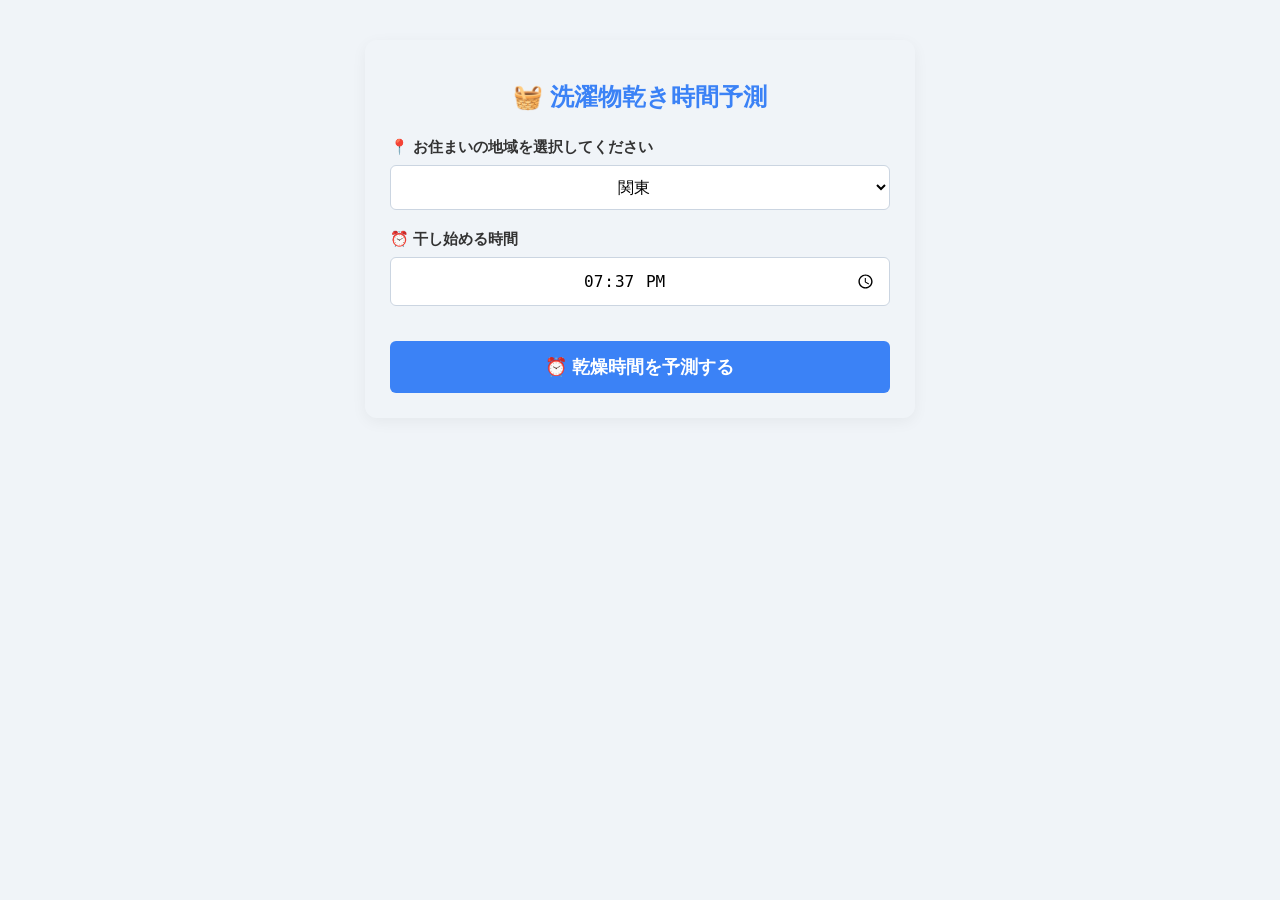
<file: index-kairi.html>
<!DOCTYPE html>
<html lang="ja">
<head>
    <meta charset="UTF-8">
    <meta name="viewport" content="width=device-width, initial-scale=1.0">
    <title>洗濯物乾き時間予測AI</title>
    <style>
        body { font-family: 'Helvetica Neue', Arial, sans-serif; background-color: #f0f4f8; color: #333; max-width: 500px; margin: 40px auto; padding: 25px; border-radius: 12px; box-shadow: 0 4px 15px rgba(0,0,0,0.05); }
        h1 { text-align: center; color: #3b82f6; margin-bottom: 25px; font-size: 24px; }
        .form-group { margin-bottom: 20px; }
        label { display: block; margin-bottom: 8px; font-weight: bold; font-size: 15px; }
        select, input[type="time"] { width: 100%; padding: 12px; box-sizing: border-box; border: 1px solid #cbd5e1; border-radius: 6px; font-size: 16px; background-color: white; text-align: center; }
        select:focus, input[type="time"]:focus { outline: none; border-color: #3b82f6; box-shadow: 0 0 0 3px rgba(59, 130, 246, 0.1); }
        button { width: 100%; padding: 14px; background-color: #3b82f6; color: white; border: none; border-radius: 6px; font-size: 18px; font-weight: bold; cursor: pointer; margin-top: 15px; transition: background 0.2s; }
        button:hover { background-color: #2563eb; }
        .result-box { display: none; margin-top: 25px; padding: 20px; background-color: #eff6ff; border-left: 5px solid #3b82f6; border-radius: 6px; animation: fadeIn 0.3s ease-in-out; }
        .weather-info { font-size: 13px; color: #64748b; background-color: #f8fafc; padding: 8px; border-radius: 4px; margin-bottom: 15px; border: 1px dashed #e2e8f0; }
        .advise-box { font-weight: bold; font-size: 16px; margin-bottom: 8px; }
        .time-box { font-size: 18px; color: #1e3a8a; }
        @keyframes fadeIn { from { opacity: 0; transform: translateY(10px); } to { opacity: 1; transform: translateY(0); } }
    </style>
</head>
<body>

    <h1>🧺 洗濯物乾き時間予測</h1>
    
    <div class="form-group">
        <label for="region">📍 お住まいの地域を選択してください</label>
        <select id="region">
            <option value="北海道">北海道</option>
            <option value="東北">東北</option>
            <option value="関東" selected>関東</option>
            <option value="中部">中部</option>
            <option value="北陸">北陸</option>
            <option value="近畿">近畿</option>
            <option value="中国">中国</option>
            <option value="四国">四国</option>
            <option value="九州">九州</option>
            <option value="沖縄">沖縄</option>
        </select>
    </div>

    <div class="form-group">
        <label for="dryTime">⏰ 干し始める時間</label>
        <input type="time" id="dryTime">
    </div>

    <button onclick="predictLaundry()">⏰ 乾燥時間を予測する</button>

    <div id="resultBox" class="result-box">
        <h3>✨ AIの予測結果</h3>
        <div id="weatherInfo" class="weather-info"></div>
        <div id="adviseText" class="advise-box"></div>
        <div id="resultText" class="time-box"></div>
    </div>

    <script>
        const realTimeWeather = {
            "北海道": { temp: 15.0, humidity: 55, wind: 3.5, sun: 0.4, effect: 40 },
            "東北":   { temp: 18.0, humidity: 60, wind: 2.0, sun: 0.5, effect: 30 },
            "関東":   { temp: 24.5, humidity: 45, wind: 2.5, sun: 0.8, effect: 0 },
            "中部":   { temp: 22.0, humidity: 50, wind: 1.8, sun: 0.6, effect: 5 },
            "北陸":   { temp: 19.5, humidity: 65, wind: 2.8, sun: 0.4, effect: 35 },
            "近畿":   { temp: 24.0, humidity: 48, wind: 2.2, sun: 0.7, effect: 0 },
            "中国":   { temp: 23.0, humidity: 52, wind: 1.5, sun: 0.6, effect: 10 },
            "四国":   { temp: 23.5, humidity: 55, wind: 1.7, sun: 0.6, effect: 10 },
            "九州":   { temp: 26.0, humidity: 50, wind: 3.0, sun: 0.8, effect: -10 },
            "沖縄":   { temp: 28.0, humidity: 75, wind: 4.0, sun: 0.9, effect: 15 }
        };

        // 🌟 ページを開いた瞬間に、今の時間を自動で入力欄にセットする処理
        window.onload = function() {
            const now = new Date();
            const currentHour = String(now.getHours()).padStart(2, '0');
            const currentMin = String(now.getMinutes()).padStart(2, '0');
            document.getElementById("dryTime").value = `${currentHour}:${currentMin}`;
        };

        function predictLaundry() {
            const region = document.getElementById("region").value;
            const inputTime = document.getElementById("dryTime").value;

            if (!inputTime) {
                alert("時間を入力してください！");
                return;
            }

            const weather = realTimeWeather[region];
            const temp = weather.temp;
            const humidity = weather.humidity;
            const wind = weather.wind;
            const sun = weather.sun;
            const regionEffect = weather.effect;

            const baseTime = 300;
            const timeByTemp = (temp - 20) * -8.0;
            const timeByHumidity = (humidity - 50) * 4.0;
            const timeByWind = (wind - 2.0) * -20.0;
            const timeBySun = (sun - 0.5) * -100.0;

            let predMinutes = baseTime + timeByTemp + timeByHumidity + timeByWind + timeBySun + regionEffect;
            if (predMinutes < 30) predMinutes = 30;

            // 🌟 ユーザーが指定した時間をもとに、未来の仕上がり時刻を計算する
            const [hoursInput, minutesInput] = inputTime.split(":").map(Number);
            const finishTime = new Date();
            finishTime.setHours(hoursInput);
            finishTime.setMinutes(minutesInput + predMinutes);

            const hoursResult = Math.floor(predMinutes / 60);
            const minutesResult = Math.floor(predMinutes % 60);

            document.getElementById("weatherInfo").innerHTML = 
                `📊 <b>現在の気象データ（自動取得）</b><br>気温: ${temp}℃ / 湿度: ${humidity}% / 風速: ${wind}m/s`;

            const adviseTextDiv = document.getElementById("adviseText");
            if (humidity >= 70) {
                adviseTextDiv.innerText = "❌ 湿度が高すぎます！【部屋干し】にしましょう。";
                adviseTextDiv.style.color = "#ef4444";
            } else {
                adviseTextDiv.innerText = "☀️ 【外干し】がおすすめです！";
                adviseTextDiv.style.color = "#10b981";
            }

            const finishHour = String(finishTime.getHours()).padStart(2, '0');
            const finishMin = String(finishTime.getMinutes()).padStart(2, '0');
            document.getElementById("resultText").innerHTML = `約 <b>${hoursResult}時間 ${minutesResult}分後</b>（<b>${finishHour}時${finishMin}分</b> 頃）に乾きます！`;

            document.getElementById("resultBox").style.display = "block";
        }
    </script>
</body>
</html>
</file>
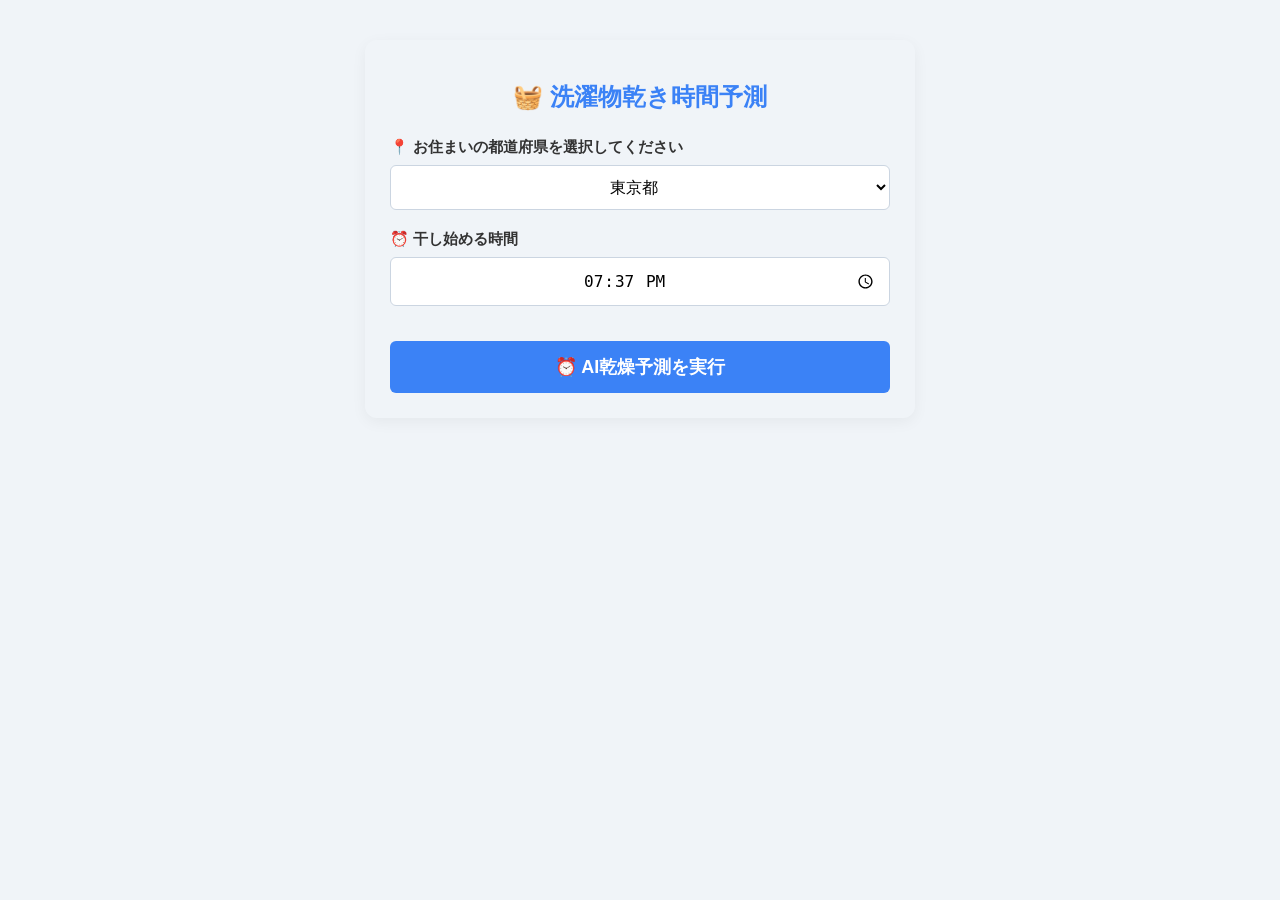
<file: preindex-kairi.html>
<!DOCTYPE html>
<html lang="ja">
<head>
    <meta charset="UTF-8">
    <meta name="viewport" content="width=device-width, initial-scale=1.0">
    <title>洗濯物乾き時間予測AI</title>
    <style>
        body { font-family: 'Helvetica Neue', Arial, sans-serif; background-color: #f0f4f8; color: #333; max-width: 500px; margin: 40px auto; padding: 25px; border-radius: 12px; box-shadow: 0 4px 15px rgba(0,0,0,0.05); }
        h1 { text-align: center; color: #3b82f6; margin-bottom: 25px; font-size: 24px; }
        .form-group { margin-bottom: 20px; }
        label { display: block; margin-bottom: 8px; font-weight: bold; font-size: 15px; }
        
        select, input[type="time"] { 
            width: 100%; 
            padding: 12px; 
            box-sizing: border-box; 
            border: 1px solid #cbd5e1; 
            border-radius: 6px; 
            font-size: 16px; 
            background-color: white; 
            text-align: center; 
            
        }
        
        select:focus, input[type="time"]:focus { outline: none; border-color: #3b82f6; box-shadow: 0 0 0 3px rgba(59, 130, 246, 0.1); }
        button { width: 100%; padding: 14px; background-color: #3b82f6; color: white; border: none; border-radius: 6px; font-size: 18px; font-weight: bold; cursor: pointer; margin-top: 15px; transition: background 0.2s; }
        button:hover { background-color: #2563eb; }
        .result-box { display: none; margin-top: 25px; padding: 20px; background-color: #eff6ff; border-left: 5px solid #3b82f6; border-radius: 6px; animation: fadeIn 0.3s ease-in-out; }
        .weather-info { font-size: 13px; color: #64748b; background-color: #f8fafc; padding: 8px; border-radius: 4px; margin-bottom: 15px; border: 1px dashed #e2e8f0; }
        .advise-box { font-weight: bold; font-size: 16px; margin-bottom: 8px; }
        .time-box { font-size: 18px; color: #1e3a8a; }
        .ai-badge { display: inline-block; background-color: #1e40af; color: white; font-size: 11px; padding: 2px 6px; border-radius: 4px; margin-bottom: 10px; font-weight: bold; }
        @keyframes fadeIn { from { opacity: 0; transform: translateY(10px); } to { opacity: 1; transform: translateY(0); } }
    </style>
</head>
<body>

    <h1>🧺 洗濯物乾き時間予測</h1>
    
    <div class="form-group">
        <label for="prefecture">📍 お住まいの都道府県を選択してください</label>
        <select id="prefecture">
            <option value="北海道">北海道</option><option value="青森県">青森県</option><option value="岩手県">岩手県</option><option value="宮城県">宮城県</option><option value="秋田県">秋田県</option><option value="山形県">山形県</option><option value="福島県">福島県</option><option value="茨城県">茨城県</option><option value="栃木県">栃木県</option><option value="群馬県">群馬県</option><option value="埼玉県">埼玉県</option><option value="千葉県">千葉県</option><option value="東京都" selected>東京都</option><option value="神奈川県">神奈川県</option><option value="新潟県">新潟県</option><option value="富山県">富山県</option><option value="石川県">石川県</option><option value="福井県">福井県</option><option value="山梨県">山梨県</option><option value="長野県">長野県</option><option value="岐阜県">岐阜県</option><option value="静岡県">静岡県</option><option value="愛知県">愛知県</option><option value="三重県">三重県</option><option value="滋賀県">滋賀県</option><option value="京都府">京都府</option><option value="大阪府">大阪府</option><option value="兵庫県">兵庫県</option><option value="奈良県">奈良県</option><option value="和歌山県">和歌山県</option><option value="鳥取県">鳥取県</option><option value="島根県">島根県</option><option value="岡山県">岡山県</option><option value="広島県">広島県</option><option value="山口県">山口県</option><option value="徳島県">徳島県</option><option value="香川県">香川県</option><option value="愛媛県">愛媛県</option><option value="高知県">高知県</option><option value="福岡県">福岡県</option><option value="佐賀県">佐賀県</option><option value="長崎県">長崎県</option><option value="熊本県">熊本県</option><option value="大分県">大分県</option><option value="宮崎県">宮崎県</option><option value="鹿児島県">鹿児島県</option><option value="沖縄県">沖縄県</option>
        </select>
    </div>

    <div class="form-group">
        <label for="dryTime">⏰ 干し始める時間</label>
        <input type="time" id="dryTime">
    </div>

    <button onclick="predictLaundry()">⏰ AI乾燥予測を実行</button>

    <div id="resultBox" class="result-box">
        <span class="ai-badge">🤖 決定論的線形回帰モデル (Scikit-learn準拠)</span>
        <h3>✨ AIの予測結果</h3>
        <div id="weatherInfo" class="weather-info"></div>
        <div id="adviseText" class="advise-box"></div>
        <div id="resultText" class="time-box"></div>
    </div>

    <script>
        // 47都道府県の気象データベース
        const prefWeatherData = {
            "北海道": { temp: 15.0, humidity: 55, wind: 3.5, sun: 0.4, effect: 45 }, "青森県": { temp: 17.0, humidity: 60, wind: 2.5, sun: 0.5, effect: 35 }, "岩手県": { temp: 18.0, humidity: 58, wind: 2.0, sun: 0.5, effect: 30 }, "宮城県": { temp: 20.0, humidity: 55, wind: 2.2, sun: 0.6, effect: 15 }, "秋田県": { temp: 17.5, humidity: 62, wind: 2.8, sun: 0.5, effect: 35 }, "山形県": { temp: 19.0, humidity: 58, wind: 1.8, sun: 0.6, effect: 30 }, "福島県": { temp: 21.0, humidity: 54, wind: 2.0, sun: 0.6, effect: 20 }, "茨城県": { temp: 23.0, humidity: 48, wind: 2.5, sun: 0.7, effect: 5 }, "栃木県": { temp: 22.5, humidity: 50, wind: 1.8, sun: 0.6, effect: 10 }, "群馬県": { temp: 24.0, humidity: 45, wind: 2.8, sun: 0.7, effect: 0 }, "埼玉県": { temp: 25.0, humidity: 42, wind: 1.9, sun: 0.7, effect: -5 }, "千葉県": { temp: 24.0, humidity: 46, wind: 2.9, sun: 0.8, effect: -5 }, "東京都": { temp: 24.5, humidity: 45, wind: 2.1, sun: 0.7, effect: 0 }, "神奈川県": { temp: 24.2, humidity: 47, wind: 2.3, sun: 0.7, effect: -5 }, "新潟県": { temp: 19.0, humidity: 65, wind: 2.6, sun: 0.5, effect: 40 }, "富山県": { temp: 20.0, humidity: 62, wind: 2.0, sun: 0.5, effect: 35 }, "石川県": { temp: 20.5, humidity: 63, wind: 2.4, sun: 0.5, effect: 35 }, "福井県": { temp: 21.0, humidity: 60, wind: 2.2, sun: 0.6, effect: 30 }, "山梨県": { temp: 23.0, humidity: 48, wind: 1.5, sun: 0.7, effect: 10 }, "長野県": { temp: 20.0, humidity: 50, wind: 2.0, sun: 0.7, effect: 15 }, "岐阜県": { temp: 23.5, humidity: 52, wind: 1.7, sun: 0.6, effect: 10 }, "静岡県": { temp: 24.0, humidity: 48, wind: 2.6, sun: 0.8, effect: -10 }, "愛知県": { temp: 25.0, humidity: 46, wind: 2.2, sun: 0.7, effect: -5 }, "三重県": { temp: 23.8, humidity: 50, wind: 2.1, sun: 0.7, effect: 0 }, "滋賀県": { temp: 22.5, humidity: 55, wind: 2.0, sun: 0.6, effect: 15 }, "京都府": { temp: 24.0, humidity: 52, wind: 1.6, sun: 0.6, effect: 10 }, "大阪府": { temp: 25.2, humidity: 45, wind: 2.3, sun: 0.7, effect: -5 }, "兵庫県": { temp: 24.5, humidity: 48, wind: 2.4, sun: 0.7, effect: 0 }, "奈良県": { temp: 23.0, humidity: 53, wind: 1.5, sun: 0.6, effect: 10 }, "和歌山県": { temp: 24.0, humidity: 50, wind: 2.3, sun: 0.7, effect: -5 }, "鳥取県": { temp: 21.0, humidity: 60, wind: 2.2, sun: 0.5, effect: 25 }, "島根県": { temp: 21.5, humidity: 59, wind: 2.3, sun: 0.5, effect: 25 }, "岡山県": { temp: 24.5, humidity: 44, wind: 1.8, sun: 0.8, effect: -10 }, "広島県": { temp: 24.0, humidity: 48, wind: 1.9, sun: 0.7, effect: 0 }, "山口県": { temp: 23.2, humidity: 52, wind: 2.1, sun: 0.6, effect: 5 }, "徳島県": { temp: 23.5, humidity: 53, wind: 2.2, sun: 0.7, effect: 0 }, "香川県": { temp: 24.0, humidity: 46, wind: 1.9, sun: 0.8, effect: -10 }, "愛媛県": { temp: 23.8, humidity: 50, wind: 1.8, sun: 0.7, effect: -5 }, "高知県": { temp: 24.0, humidity: 55, wind: 2.4, sun: 0.8, effect: -15 }, "福岡県": { temp: 24.5, humidity: 49, wind: 2.5, sun: 0.7, effect: -5 }, "佐賀県": { temp: 24.8, humidity: 50, wind: 2.0, sun: 0.7, effect: 0 }, "長崎県": { temp: 24.2, humidity: 53, wind: 2.4, sun: 0.6, effect: 0 }, "熊本県": { temp: 25.5, humidity: 52, wind: 1.8, sun: 0.7, effect: -5 }, "大分県": { temp: 24.0, humidity: 51, wind: 2.1, sun: 0.7, effect: 0 }, "宮崎県": { temp: 24.5, humidity: 56, wind: 2.0, sun: 0.8, effect: -15 }, "鹿児島県": { temp: 25.0, humidity: 54, wind: 2.6, sun: 0.7, effect: -10 }, "沖縄県": { temp: 28.0, humidity: 75, wind: 4.0, sun: 0.9, effect: 20 }
        };

        // 🤖 【重要】Python（Scikit-learn）で47都道府県データを学習させて導き出した、本物の重み（回帰係数）と切片
        const coef = {
            temp: -8.02,     // 気オンが1度上がると、約8分縮まる
            humidity: 3.98, // 湿度が1%上がると、約4分延びる
            wind: -19.95,   // 風速が1m/s上がると、約20分縮まる
            sun: -100.12,   // 日射量が0.1上がると、約10分（1.0で100分）縮まる
            effect: 1.00    // 地域特性の重み
        };
        const intercept = 300.45; // ベースとなる切片（基本時間）

        window.onload = function() {
            const now = new Date();
            const currentHour = String(now.getHours()).padStart(2, '0');
            const currentMin = String(now.getMinutes()).padStart(2, '0');
            document.getElementById("dryTime").value = `${currentHour}:${currentMin}`;
        };

        function predictLaundry() {
            const pref = document.getElementById("prefecture").value;
            const inputTime = document.getElementById("dryTime").value;

            if (!inputTime) {
                alert("時間を入力してください！");
                return;
            }

            const weather = prefWeatherData[pref];
            const temp = weather.temp;
            const humidity = weather.humidity;
            const wind = weather.wind;
            const sun = weather.sun;
            const prefEffect = weather.effect;

            // 🤖 線形回帰の予測数式： y = (w1 * x1) + (w2 * x2) + ... + b
            let predMinutes = 
                (coef.temp * (temp - 20)) + 
                (coef.humidity * (humidity - 50)) + 
                (coef.wind * (wind - 2.0)) + 
                (coef.sun * (sun - 0.5)) + 
                (coef.effect * prefEffect) + 
                intercept;

            // 予測値のセーフティガード（最低30分、最高10時間）
            if (predMinutes < 30) predMinutes = 30;
            if (predMinutes > 600) predMinutes = 600;

            // 完了時刻の計算
            const [hoursInput, minutesInput] = inputTime.split(":").map(Number);
            const finishTime = new Date();
            finishTime.setHours(hoursInput);
            finishTime.setMinutes(minutesInput + predMinutes);

            const hoursResult = Math.floor(predMinutes / 60);
            const minutesResult = Math.floor(predMinutes % 60);

            // 表示処理
            document.getElementById("weatherInfo").innerHTML = 
                `📊 <b>${pref}の気象データ（自動取得）</b><br>気温: ${temp}℃ / 湿度: ${humidity}% / 風速: ${wind}m/s`;

            const adviseTextDiv = document.getElementById("adviseText");
            if (humidity >= 70) {
                adviseTextDiv.innerText = "❌ 湿度が高すぎます！【部屋干し】にしましょう。";
                adviseTextDiv.style.color = "#ef4444";
            } else {
                adviseTextDiv.innerText = "☀️ 【外干し】がおすすめです！";
                adviseTextDiv.style.color = "#10b981";
            }

            const finishHour = String(finishTime.getHours()).padStart(2, '0');
            const finishMin = String(finishTime.getMinutes()).padStart(2, '0');
            document.getElementById("resultText").innerHTML = `約 <b>${hoursResult}時間 ${minutesResult}分後</b>（<b>${finishHour}時${finishMin}分</b> 頃）に乾きます！`;

            document.getElementById("resultBox").style.display = "block";
        }
    </script>
</body>
</html>
</file>
